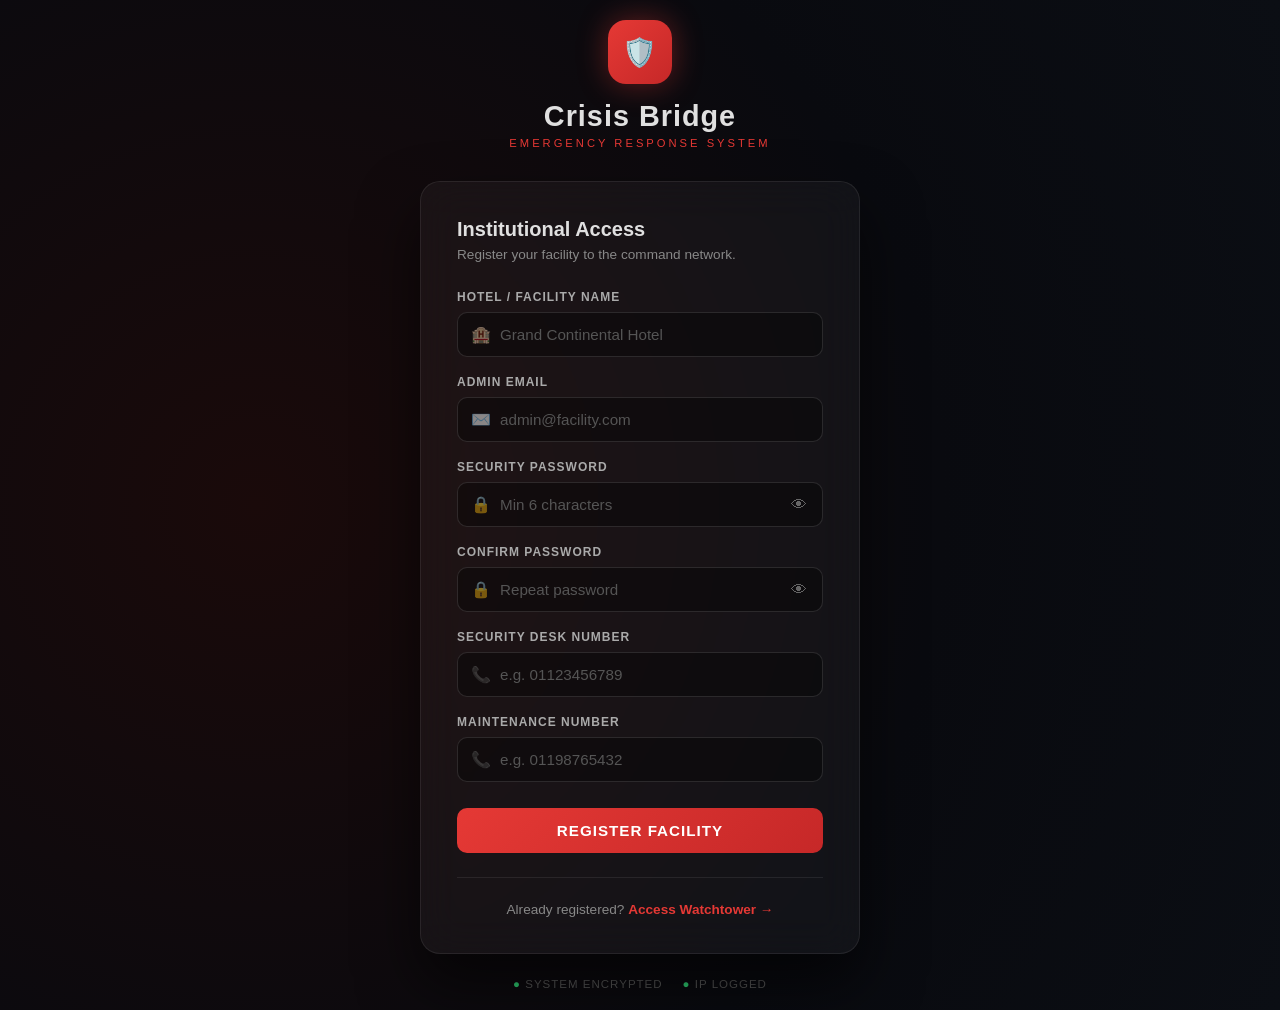
<file: register.html>
<!DOCTYPE html>
<html lang="en">

<head>
    <meta charset="UTF-8">
    <meta name="viewport" content="width=device-width, initial-scale=1.0">
    <title>Crisis Bridge | Register Facility</title>
    <link rel="manifest" href="admin-manifest.json">
    <style>
        * {
            box-sizing: border-box;
            margin: 0;
            padding: 0;
        }

        body {
            font-family: 'Segoe UI', sans-serif;
            background: radial-gradient(circle at 20% 50%, #1a0a0a 0%, #090a0f 60%, #0b0e14 100%);
            min-height: 100vh;
            display: flex;
            flex-direction: column;
            align-items: center;
            justify-content: center;
            padding: 20px;
            color: #e0e0e0;
        }

        .brand {
            text-align: center;
            margin-bottom: 32px;
        }

        .brand-icon {
            width: 64px;
            height: 64px;
            background: linear-gradient(135deg, #e53935, #c62828);
            border-radius: 18px;
            display: flex;
            align-items: center;
            justify-content: center;
            font-size: 28px;
            margin: 0 auto 16px;
            box-shadow: 0 0 30px rgba(229, 57, 53, 0.4);
        }

        .brand h1 {
            font-size: 1.8rem;
            font-weight: 700;
            letter-spacing: 1px;
        }

        .brand p {
            color: #e53935;
            font-size: 0.7rem;
            letter-spacing: 3px;
            text-transform: uppercase;
            margin-top: 4px;
        }

        .card {
            background: rgba(255, 255, 255, 0.04);
            backdrop-filter: blur(20px);
            border: 1px solid rgba(255, 255, 255, 0.08);
            border-radius: 20px;
            padding: 36px;
            width: 100%;
            max-width: 440px;
            box-shadow: 0 30px 60px rgba(0, 0, 0, 0.6);
        }

        .card-title {
            font-size: 1.25rem;
            font-weight: 600;
            margin-bottom: 6px;
        }

        .card-subtitle {
            color: #888;
            font-size: 0.85rem;
            margin-bottom: 28px;
        }

        .field {
            margin-bottom: 18px;
        }

        .field label {
            display: block;
            font-size: 0.75rem;
            font-weight: 600;
            letter-spacing: 1px;
            text-transform: uppercase;
            color: #aaa;
            margin-bottom: 8px;
        }

        .input-wrap {
            position: relative;
            display: flex;
            align-items: center;
        }

        .input-icon {
            position: absolute;
            left: 14px;
            font-size: 1rem;
            opacity: 0.5;
        }

        .field input {
            width: 100%;
            padding: 13px 14px 13px 42px;
            background: rgba(0, 0, 0, 0.35);
            border: 1px solid rgba(255, 255, 255, 0.12);
            border-radius: 10px;
            color: #e0e0e0;
            font-size: 0.95rem;
            transition: border-color 0.2s, box-shadow 0.2s;
            outline: none;
        }

        .field input:focus {
            border-color: rgba(229, 57, 53, 0.6);
            box-shadow: 0 0 0 3px rgba(229, 57, 53, 0.12);
        }

        .field input::placeholder {
            color: #555;
        }

        /* Fix browser autofill white background */
        .field input:-webkit-autofill,
        .field input:-webkit-autofill:hover,
        .field input:-webkit-autofill:focus,
        .field input:-webkit-autofill:active {
            -webkit-box-shadow: 0 0 0 1000px rgba(15, 10, 10, 0.95) inset !important;
            -webkit-text-fill-color: #e0e0e0 !important;
            border-color: rgba(255, 255, 255, 0.12) !important;
            caret-color: #e0e0e0;
        }

        .eye-btn {
            position: absolute;
            right: 12px;
            background: transparent;
            border: none;
            color: #666;
            cursor: pointer;
            font-size: 1rem;
            padding: 4px;
            line-height: 1;
            transition: color 0.2s;
        }

        .eye-btn:hover {
            color: #aaa;
        }

        .register-btn {
            width: 100%;
            padding: 14px;
            background: linear-gradient(135deg, #e53935, #c62828);
            color: white;
            font-weight: 700;
            font-size: 0.95rem;
            letter-spacing: 1px;
            text-transform: uppercase;
            border: none;
            border-radius: 10px;
            cursor: pointer;
            transition: opacity 0.2s, transform 0.1s;
            margin-top: 8px;
        }

        .register-btn:hover {
            opacity: 0.9;
        }

        .register-btn:active {
            transform: scale(0.99);
        }

        .register-btn:disabled {
            opacity: 0.5;
            cursor: not-allowed;
        }

        .error-msg {
            background: rgba(229, 57, 53, 0.1);
            border: 1px solid rgba(229, 57, 53, 0.3);
            color: #ff7875;
            padding: 10px 14px;
            border-radius: 8px;
            font-size: 0.85rem;
            margin-top: 14px;
            display: none;
        }

        .success-msg {
            background: rgba(46, 204, 113, 0.1);
            border: 1px solid rgba(46, 204, 113, 0.3);
            color: #2ecc71;
            padding: 10px 14px;
            border-radius: 8px;
            font-size: 0.85rem;
            margin-top: 14px;
            display: none;
            text-align: center;
        }

        .divider {
            height: 1px;
            background: rgba(255, 255, 255, 0.08);
            margin: 24px 0;
        }

        .login-link {
            text-align: center;
            font-size: 0.85rem;
            color: #888;
        }

        .login-link a {
            color: #e53935;
            text-decoration: none;
            font-weight: 600;
        }

        .login-link a:hover {
            text-decoration: underline;
        }

        .footer-tags {
            display: flex;
            justify-content: center;
            gap: 20px;
            margin-top: 24px;
            font-size: 0.72rem;
            color: #555;
            letter-spacing: 1px;
        }

        .footer-tags span::before {
            content: '● ';
            color: #2ecc71;
        }

        .spinner {
            display: inline-block;
            width: 16px;
            height: 16px;
            border: 2px solid rgba(255, 255, 255, 0.3);
            border-top-color: white;
            border-radius: 50%;
            animation: spin 0.7s linear infinite;
            vertical-align: middle;
            margin-right: 6px;
            display: none;
        }

        @keyframes spin {
            to {
                transform: rotate(360deg);
            }
        }
    </style>
</head>

<body>

    <div class="brand">
        <div class="brand-icon">🛡️</div>
        <h1>Crisis Bridge</h1>
        <p>Emergency Response System</p>
    </div>

    <div class="card">
        <div class="card-title">Institutional Access</div>
        <div class="card-subtitle">Register your facility to the command network.</div>

        <div class="field">
            <label>Hotel / Facility Name</label>
            <div class="input-wrap">
                <span class="input-icon">🏨</span>
                <input type="text" id="hotelName" placeholder="Grand Continental Hotel">
            </div>
        </div>

        <div class="field">
            <label>Admin Email</label>
            <div class="input-wrap">
                <span class="input-icon">✉️</span>
                <input type="email" id="adminEmail" placeholder="admin@facility.com">
            </div>
        </div>

        <div class="field">
            <label>Security Password</label>
            <div class="input-wrap">
                <span class="input-icon">🔒</span>
                <input type="password" id="adminPassword" placeholder="Min 6 characters">
                <button class="eye-btn" id="togglePass1">👁</button>
            </div>
        </div>

        <div class="field">
            <label>Confirm Password</label>
            <div class="input-wrap">
                <span class="input-icon">🔒</span>
                <input type="password" id="confirmPassword" placeholder="Repeat password">
                <button class="eye-btn" id="togglePass2">👁</button>
            </div>
        </div>

        <div class="field">
            <label>Security Desk Number</label>
            <div class="input-wrap">
                <span class="input-icon">📞</span>
                <input type="tel" id="securityPhone" placeholder="e.g. 01123456789">
            </div>
        </div>

        <div class="field">
            <label>Maintenance Number</label>
            <div class="input-wrap">
                <span class="input-icon">📞</span>
                <input type="tel" id="maintenancePhone" placeholder="e.g. 01198765432">
            </div>
        </div>

        <button class="register-btn" id="registerBtn">
            <span class="spinner" id="spinner"></span>
            REGISTER FACILITY
        </button>

        <div class="error-msg" id="errorMsg"></div>
        <div class="success-msg" id="successMsg"></div>

        <div class="divider"></div>

        <div class="login-link">
            Already registered? <a href="admin.html">Access Watchtower →</a>
        </div>
    </div>

    <div class="footer-tags">
        <span>SYSTEM ENCRYPTED</span>
        <span>IP LOGGED</span>
    </div>

    <script>
        const API_KEY = 'AIzaSyDfQ1o4y5muFoRlytzOUI9y-Cfz2Wb_GfU';
        const DB_URL = 'https://crux-crisis-app-default-rtdb.asia-southeast1.firebasedatabase.app';

        // Password toggles
        document.getElementById('togglePass1').addEventListener('click', () => {
            const inp = document.getElementById('adminPassword');
            inp.type = inp.type === 'password' ? 'text' : 'password';
        });
        document.getElementById('togglePass2').addEventListener('click', () => {
            const inp = document.getElementById('confirmPassword');
            inp.type = inp.type === 'password' ? 'text' : 'password';
        });

        document.getElementById('registerBtn').addEventListener('click', async () => {
            const hotelName = document.getElementById('hotelName').value.trim();
            const email = document.getElementById('adminEmail').value.trim();
            const pass = document.getElementById('adminPassword').value;
            const confirm = document.getElementById('confirmPassword').value;
            const phone = document.getElementById('securityPhone').value.trim();

            const errorEl = document.getElementById('errorMsg');
            const successEl = document.getElementById('successMsg');
            const btn = document.getElementById('registerBtn');
            const spinner = document.getElementById('spinner');

            errorEl.style.display = 'none';
            successEl.style.display = 'none';

            // Validation
            if (!hotelName || !email || !pass || !confirm) {
                errorEl.textContent = 'Please fill in all required fields.';
                errorEl.style.display = 'block';
                return;
            }
            if (pass.length < 6) {
                errorEl.textContent = 'Password must be at least 6 characters.';
                errorEl.style.display = 'block';
                return;
            }
            if (pass !== confirm) {
                errorEl.textContent = 'Passwords do not match.';
                errorEl.style.display = 'block';
                return;
            }

            // Loading state
            btn.disabled = true;
            spinner.style.display = 'inline-block';

            try {
                // 1. Create user via Firebase Auth REST API
                const authRes = await fetch(
                    `https://identitytoolkit.googleapis.com/v1/accounts:signUp?key=${API_KEY}`,
                    {
                        method: 'POST',
                        headers: { 'Content-Type': 'application/json' },
                        body: JSON.stringify({ email, password: pass, returnSecureToken: true })
                    }
                );
                const authData = await authRes.json();

                if (authData.error) {
                    let msg = authData.error.message;
                    if (msg === 'EMAIL_EXISTS') msg = 'This email is already registered. Try logging in.';
                    if (msg === 'INVALID_EMAIL') msg = 'Invalid email address.';
                    if (msg === 'WEAK_PASSWORD : Password should be at least 6 characters') msg = 'Password must be at least 6 characters.';
                    throw new Error(msg);
                }

                const uid = authData.localId;

                // 2. Save hotel profile via Realtime Database REST API
                await fetch(`${DB_URL}/hotels/${uid}/profile.json`, {
                    method: 'PUT',
                    headers: { 'Content-Type': 'application/json' },
                    body: JSON.stringify({
                        hotelName: hotelName,
                        adminEmail: email,
                        registeredAt: new Date().toISOString()
                    })
                });

                // 3. Save default emergency contacts via Realtime Database REST API
                const maint = document.getElementById('maintenancePhone').value.trim();
                await fetch(`${DB_URL}/hotels/${uid}/emergency_contacts.json`, {
                    method: 'PUT',
                    headers: { 'Content-Type': 'application/json' },
                    body: JSON.stringify({
                        security: phone || '01123456789',
                        medical: '108',
                        fire: '101',
                        maintenance: maint || '01198765432'
                    })
                });

                successEl.textContent = '✅ Facility registered! Redirecting to Watchtower...';
                successEl.style.display = 'block';

                setTimeout(() => {
                    window.location.href = 'admin.html';
                }, 2000);

            } catch (err) {
                errorEl.textContent = err.message;
                errorEl.style.display = 'block';
                btn.disabled = false;
                spinner.style.display = 'none';
            }
        });
    </script>
</body>

</html>
</file>
